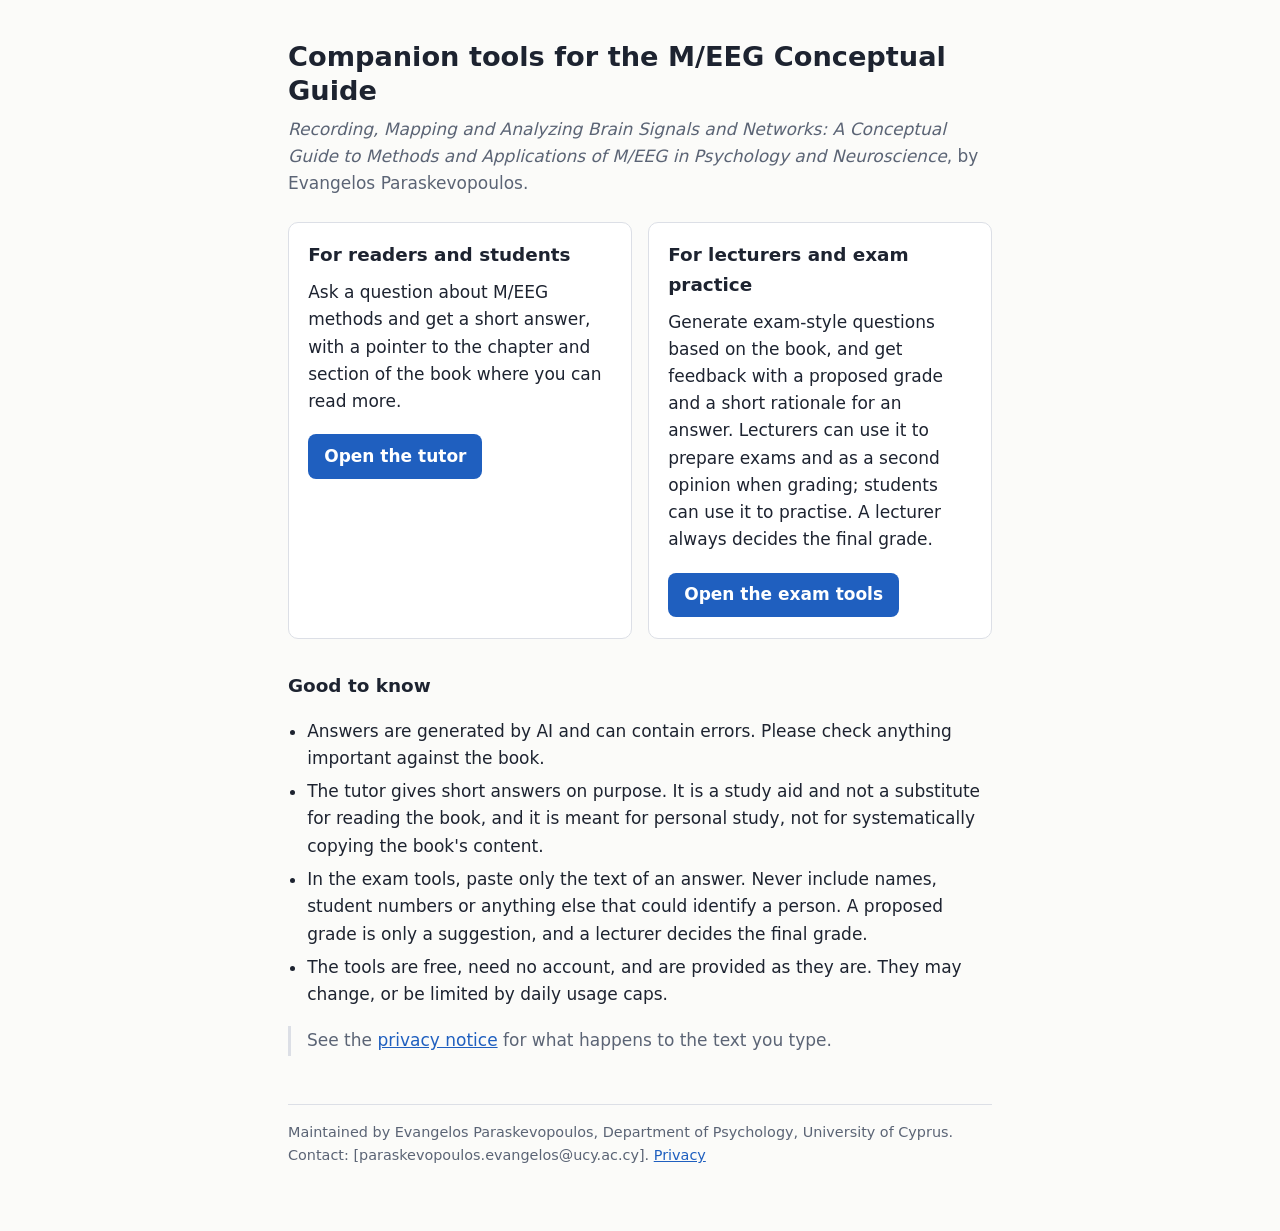
<file: index.html>
<!doctype html>
<html lang="en">
<head>
  <meta charset="utf-8">
  <meta name="viewport" content="width=device-width, initial-scale=1">
  <title>M/EEG Conceptual Guide: companion tools</title>
  <meta name="description" content="Companion tools for the book A Conceptual Guide to Methods and Applications of M/EEG in Psychology and Neuroscience: a tutor for readers and an assistant for lecturers.">
  <link rel="stylesheet" href="style.css">
</head>
<body>
<main>
  <h1>Companion tools for the M/EEG Conceptual Guide</h1>
  <p class="sub"><em>Recording, Mapping and Analyzing Brain Signals and Networks: A Conceptual Guide to Methods and Applications of M/EEG in Psychology and Neuroscience</em>, by Evangelos Paraskevopoulos.</p>

  <div class="cards">
    <section class="card">
      <h2>For readers and students</h2>
      <p>Ask a question about M/EEG methods and get a short answer, with a pointer to the chapter and section of the book where you can read more.</p>
      <a class="btn" href="student/">Open the tutor</a>
    </section>
    <section class="card">
      <h2>For lecturers and exam practice</h2>
      <p>Generate exam-style questions based on the book, and get feedback with a proposed grade and a short rationale for an answer. Lecturers can use it to prepare exams and as a second opinion when grading; students can use it to practise. A lecturer always decides the final grade.</p>
      <a class="btn" href="lecturer/">Open the exam tools</a>
    </section>
  </div>

  <h2>Good to know</h2>
  <ul>
    <li>Answers are generated by AI and can contain errors. Please check anything important against the book.</li>
    <li>The tutor gives short answers on purpose. It is a study aid and not a substitute for reading the book, and it is meant for personal study, not for systematically copying the book's content.</li>
    <li>In the exam tools, paste only the text of an answer. Never include names, student numbers or anything else that could identify a person. A proposed grade is only a suggestion, and a lecturer decides the final grade.</li>
    <li>The tools are free, need no account, and are provided as they are. They may change, or be limited by daily usage caps.</li>
  </ul>
  <p class="note">See the <a href="privacy.html">privacy notice</a> for what happens to the text you type.</p>

  <footer>
    Maintained by Evangelos Paraskevopoulos, Department of Psychology, University of Cyprus. Contact: [paraskevopoulos.evangelos@ucy.ac.cy].
    <a href="privacy.html">Privacy</a>
  </footer>
</main>
</body>
</html>
</file>
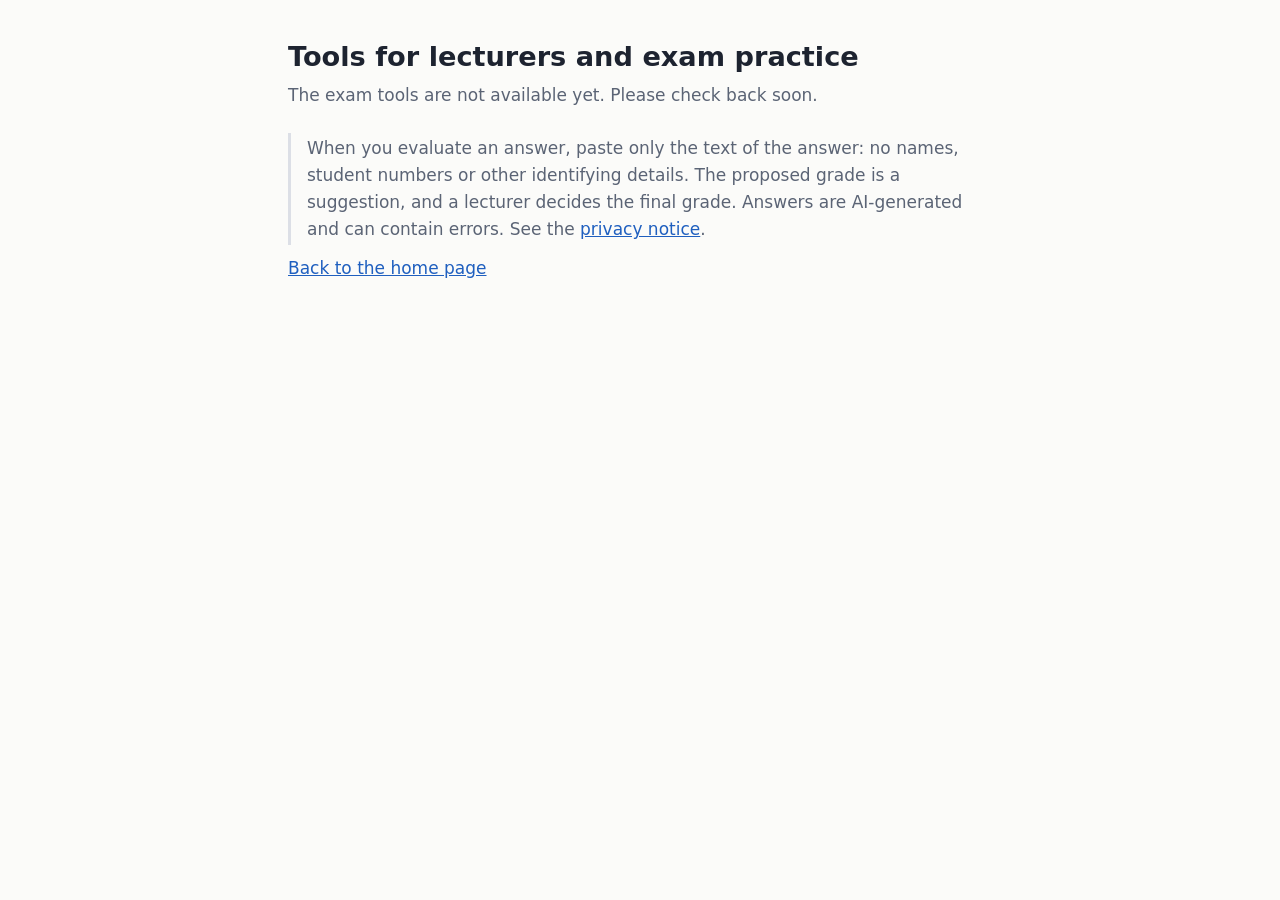
<file: lecturer/index.html>
<!doctype html>
<html lang="en">
<head>
  <meta charset="utf-8">
  <meta name="viewport" content="width=device-width, initial-scale=1">
  <title>Tools for lecturers and exam practice</title>
  <link rel="stylesheet" href="../style.css">
</head>
<body>
<main>
  <h1>Tools for lecturers and exam practice</h1>
  <p id="status" class="sub">Loading…</p>
  <noscript><p>Please enable JavaScript, or go back to the <a href="../">home page</a>.</p></noscript>
  <p class="note">When you evaluate an answer, paste only the text of the answer: no names, student numbers or other identifying details. The proposed grade is a suggestion, and a lecturer decides the final grade. Answers are AI-generated and can contain errors. See the <a href="../privacy.html">privacy notice</a>.</p>
  <p><a href="../">Back to the home page</a></p>
</main>
<script src="../config.js"></script>
<script>
(function () {
  var url = (window.CHATBOT_LINKS || {}).lecturer || "";
  var status = document.getElementById("status");
  if (url.indexOf("https://") === 0) {
    status.textContent = "Taking you to the exam tools… If nothing happens, ";
    var a = document.createElement("a");
    a.href = url;
    a.textContent = "open them here";
    status.appendChild(a);
    status.appendChild(document.createTextNode("."));
    setTimeout(function () { location.replace(url); }, 800);
  } else {
    status.textContent = "The exam tools are not available yet. Please check back soon.";
  }
})();
</script>
</body>
</html>
</file>
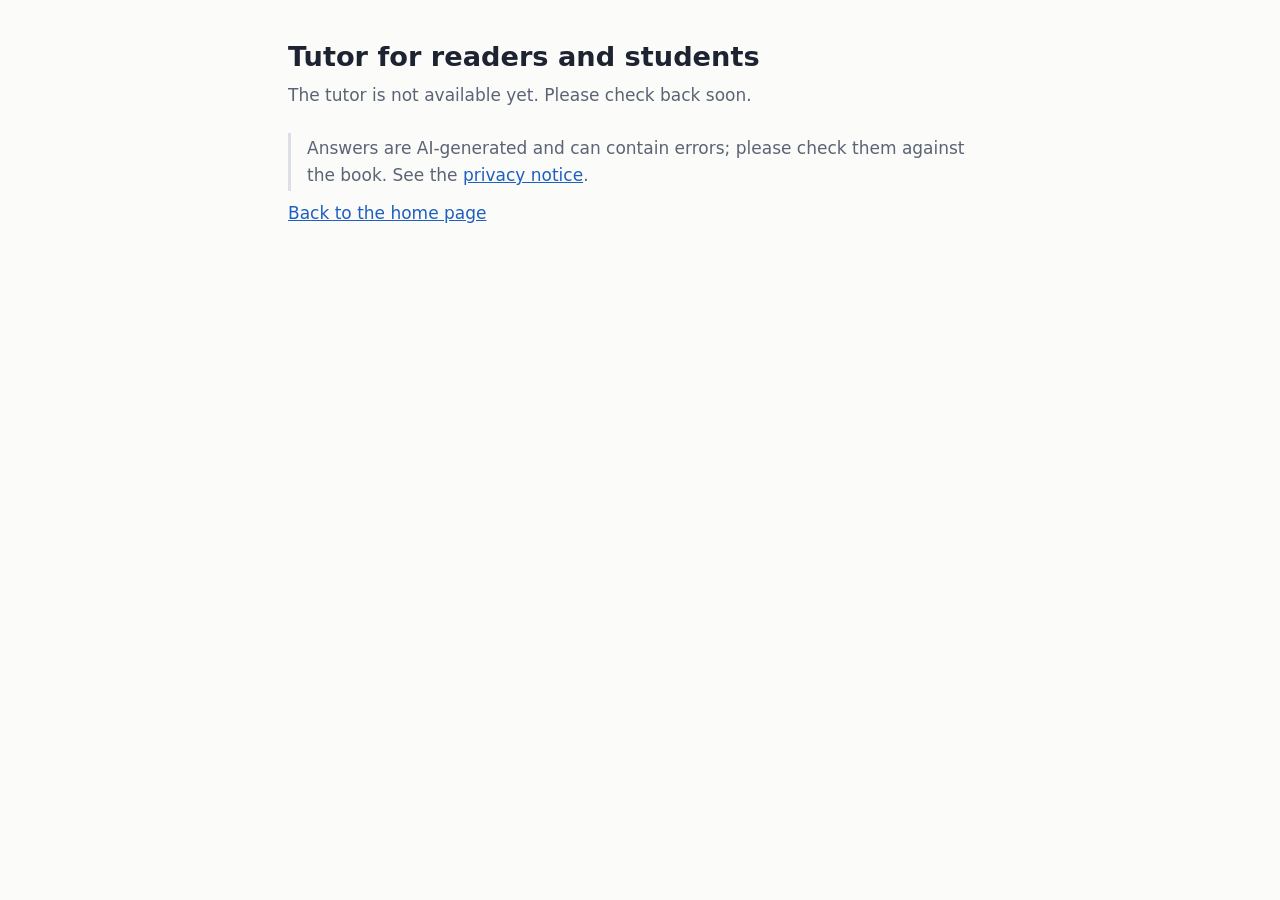
<file: student/index.html>
<!doctype html>
<html lang="en">
<head>
  <meta charset="utf-8">
  <meta name="viewport" content="width=device-width, initial-scale=1">
  <title>Tutor for readers and students</title>
  <link rel="stylesheet" href="../style.css">
</head>
<body>
<main>
  <h1>Tutor for readers and students</h1>
  <p id="status" class="sub">Loading…</p>
  <noscript><p>Please enable JavaScript, or go back to the <a href="../">home page</a>.</p></noscript>
  <p class="note">Answers are AI-generated and can contain errors; please check them against the book. See the <a href="../privacy.html">privacy notice</a>.</p>
  <p><a href="../">Back to the home page</a></p>
</main>
<script src="../config.js"></script>
<script>
(function () {
  var url = (window.CHATBOT_LINKS || {}).student || "";
  var status = document.getElementById("status");
  if (url.indexOf("https://") === 0) {
    status.textContent = "Taking you to the tutor… If nothing happens, ";
    var a = document.createElement("a");
    a.href = url;
    a.textContent = "open it here";
    status.appendChild(a);
    status.appendChild(document.createTextNode("."));
    setTimeout(function () { location.replace(url); }, 800);
  } else {
    status.textContent = "The tutor is not available yet. Please check back soon.";
  }
})();
</script>
</body>
</html>
</file>
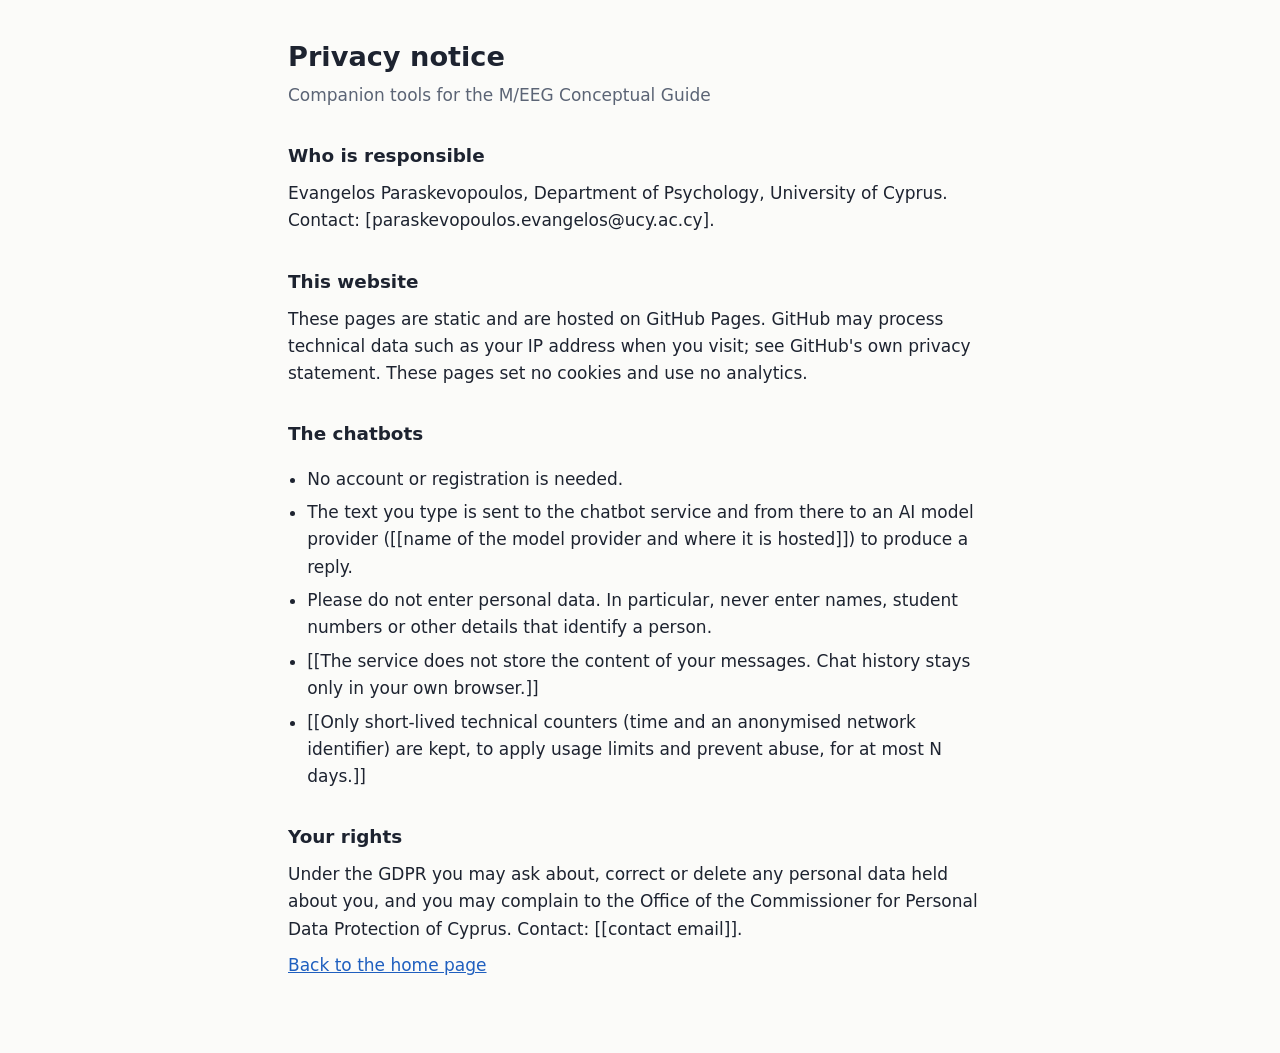
<file: privacy.html>
<!doctype html>
<html lang="en">
<head>
  <meta charset="utf-8">
  <meta name="viewport" content="width=device-width, initial-scale=1">
  <title>Privacy notice</title>
  <link rel="stylesheet" href="style.css">
</head>
<body>
<main>
  <h1>Privacy notice</h1>
  <p class="sub">Companion tools for the M/EEG Conceptual Guide</p>

  <h2>Who is responsible</h2>
  <p>Evangelos Paraskevopoulos, Department of Psychology, University of Cyprus. Contact: [paraskevopoulos.evangelos@ucy.ac.cy].</p>

  <h2>This website</h2>
  <p>These pages are static and are hosted on GitHub Pages. GitHub may process technical data such as your IP address when you visit; see GitHub's own privacy statement. These pages set no cookies and use no analytics.</p>

  <h2>The chatbots</h2>
  <ul>
    <li>No account or registration is needed.</li>
    <li>The text you type is sent to the chatbot service and from there to an AI model provider ([[name of the model provider and where it is hosted]]) to produce a reply.</li>
    <li>Please do not enter personal data. In particular, never enter names, student numbers or other details that identify a person.</li>
    <li>[[The service does not store the content of your messages. Chat history stays only in your own browser.]]</li>
    <li>[[Only short-lived technical counters (time and an anonymised network identifier) are kept, to apply usage limits and prevent abuse, for at most N days.]]</li>
  </ul>

  <h2>Your rights</h2>
  <p>Under the GDPR you may ask about, correct or delete any personal data held about you, and you may complain to the Office of the Commissioner for Personal Data Protection of Cyprus. Contact: [[contact email]].</p>

  <p><a href="./">Back to the home page</a></p>
</main>
</body>
</html>
</file>
<file: style.css>
:root {
  --bg: #fbfbf9;
  --fg: #1d2330;
  --muted: #5b6475;
  --line: #dcdfe6;
  --accent: #1f5fbf;
  --btnfg: #ffffff;
  --card: #ffffff;
}
@media (prefers-color-scheme: dark) {
  :root {
    --bg: #14171d;
    --fg: #e8eaf0;
    --muted: #a3abbb;
    --line: #2b3140;
    --accent: #7fb0ff;
    --btnfg: #0b1220;
    --card: #1b1f27;
  }
}
* { box-sizing: border-box; }
body {
  margin: 0;
  background: var(--bg);
  color: var(--fg);
  font: 17px/1.6 system-ui, -apple-system, "Segoe UI", Roboto, sans-serif;
}
main { max-width: 46rem; margin: 0 auto; padding: 2.5rem 16px 4rem; }
h1 { font-size: 1.7rem; line-height: 1.25; margin: 0 0 0.5rem; }
h2 { font-size: 1.15rem; margin: 2rem 0 0.5rem; }
p { margin: 0.6rem 0; }
ul { padding-left: 1.2rem; }
li { margin: 0.4rem 0; }
a { color: var(--accent); }
.sub { color: var(--muted); margin: 0 0 1.5rem; }
.cards { display: grid; gap: 1rem; margin: 1.5rem 0; }
@media (min-width: 40rem) { .cards { grid-template-columns: 1fr 1fr; } }
.card {
  background: var(--card);
  border: 1px solid var(--line);
  border-radius: 10px;
  padding: 1.1rem 1.2rem 1.3rem;
}
.card h2 { margin-top: 0; }
.btn {
  display: inline-block;
  margin-top: 0.6rem;
  padding: 0.55rem 1rem;
  border-radius: 8px;
  background: var(--accent);
  color: var(--btnfg);
  text-decoration: none;
  font-weight: 600;
}
.note { border-left: 3px solid var(--line); padding: 0.1rem 0 0.1rem 1rem; color: var(--muted); }
footer {
  margin-top: 3rem;
  padding-top: 1rem;
  border-top: 1px solid var(--line);
  color: var(--muted);
  font-size: 0.9rem;
}
a:focus-visible, .btn:focus-visible { outline: 3px solid var(--accent); outline-offset: 2px; }
</file>
